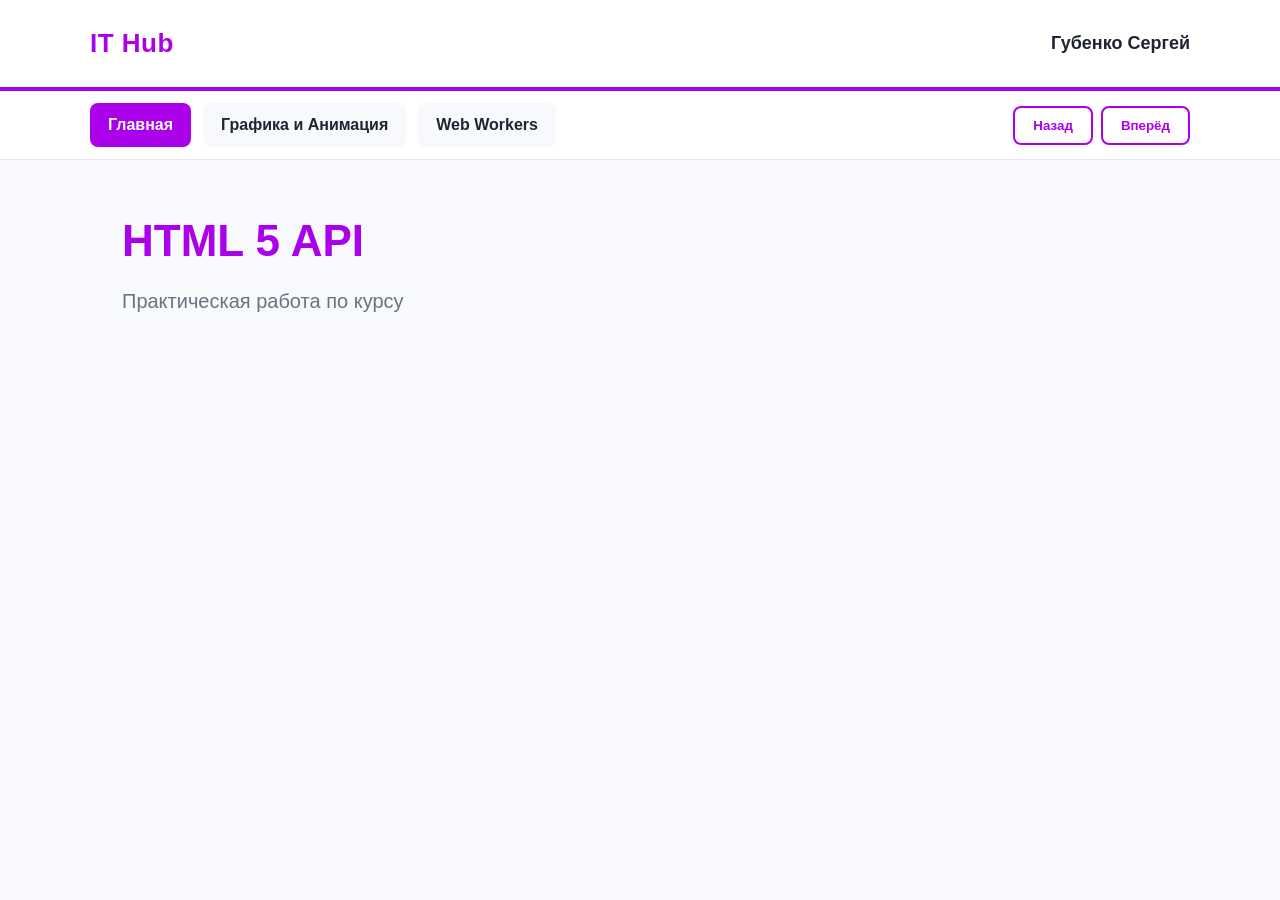
<file: index.html>
<!DOCTYPE html>
<html lang="ru">
<head>
    <meta charset="UTF-8">
    <meta name="viewport" content="width=device-width, initial-scale=1.0">
    <title>IT Hub — Главная</title>
    <link rel="stylesheet" href="css/style.css">
</head>
<body>
    <header class="site-header">
        <div class="header-content">
            <div class="logo">IT Hub</div>
            <div class="student-name">Губенко Сергей</div>
        </div>
    </header>

    <nav class="site-nav">
        <div class="nav-inner">
            <div class="nav-links">
                <a href="index.html" class="active">Главная</a>
                <a href="graphics.html">Графика и Анимация</a>
                <a href="workers.html">Web Workers</a>
            </div>
            <div class="nav-history">
                <button class="btn-history" type="button" onclick="history.back()">Назад</button>
                <button class="btn-history" type="button" onclick="history.forward()">Вперёд</button>
            </div>
        </div>
    </nav>

    <main>
        <h1 class="page-title">HTML 5 API</h1>
        <p class="page-subtitle">Практическая работа по курсу</p>
    </main>
</body>
</html>
</file>
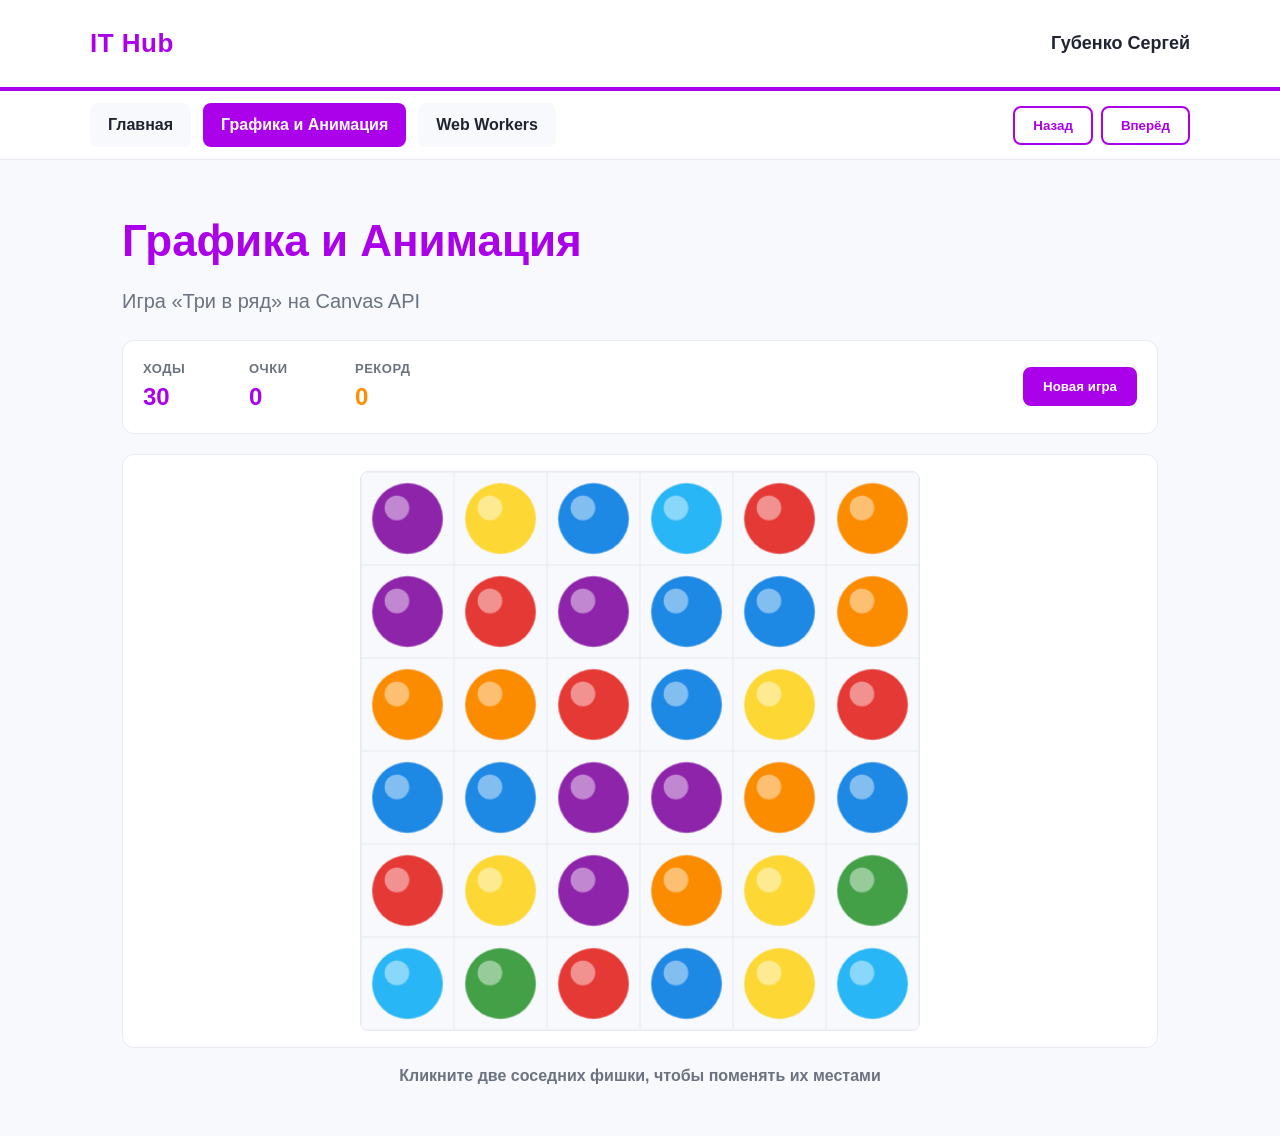
<file: graphics.html>
<!DOCTYPE html>
<html lang="ru">
<head>
    <meta charset="UTF-8">
    <meta name="viewport" content="width=device-width, initial-scale=1.0">
    <title>IT Hub — Графика и Анимация</title>
    <link rel="stylesheet" href="css/style.css">
</head>
<body>
    <header class="site-header">
        <div class="header-content">
            <div class="logo">IT Hub</div>
            <div class="student-name">Губенко Сергей</div>
        </div>
    </header>

    <nav class="site-nav">
        <div class="nav-inner">
            <div class="nav-links">
                <a href="index.html">Главная</a>
                <a href="graphics.html" class="active">Графика и Анимация</a>
                <a href="workers.html">Web Workers</a>
            </div>
            <div class="nav-history">
                <button class="btn-history" type="button" onclick="history.back()">Назад</button>
                <button class="btn-history" type="button" onclick="history.forward()">Вперёд</button>
            </div>
        </div>
    </nav>

    <main>
        <h1 class="page-title">Графика и Анимация</h1>
        <p class="page-subtitle">Игра «Три в ряд» на Canvas API</p>

        <div class="game-panel">
            <div class="game-stat">
                <span class="game-stat-label">Ходы</span>
                <span class="game-stat-value" id="moves-left">30</span>
            </div>
            <div class="game-stat">
                <span class="game-stat-label">Очки</span>
                <span class="game-stat-value" id="score">0</span>
            </div>
            <div class="game-stat high">
                <span class="game-stat-label">Рекорд</span>
                <span class="game-stat-value" id="high-score">0</span>
            </div>
            <div class="game-actions">
                <button class="btn btn-primary" id="new-game" type="button">Новая игра</button>
            </div>
        </div>

        <div class="canvas-wrap">
            <canvas id="game-board" width="540" height="540"></canvas>
        </div>

        <p class="game-hint" id="game-hint" aria-live="polite">Кликните два соседних шарика, чтобы поменять их местами.</p>
    </main>

    <script src="js/graphics.js"></script>
</body>
</html>
</file>
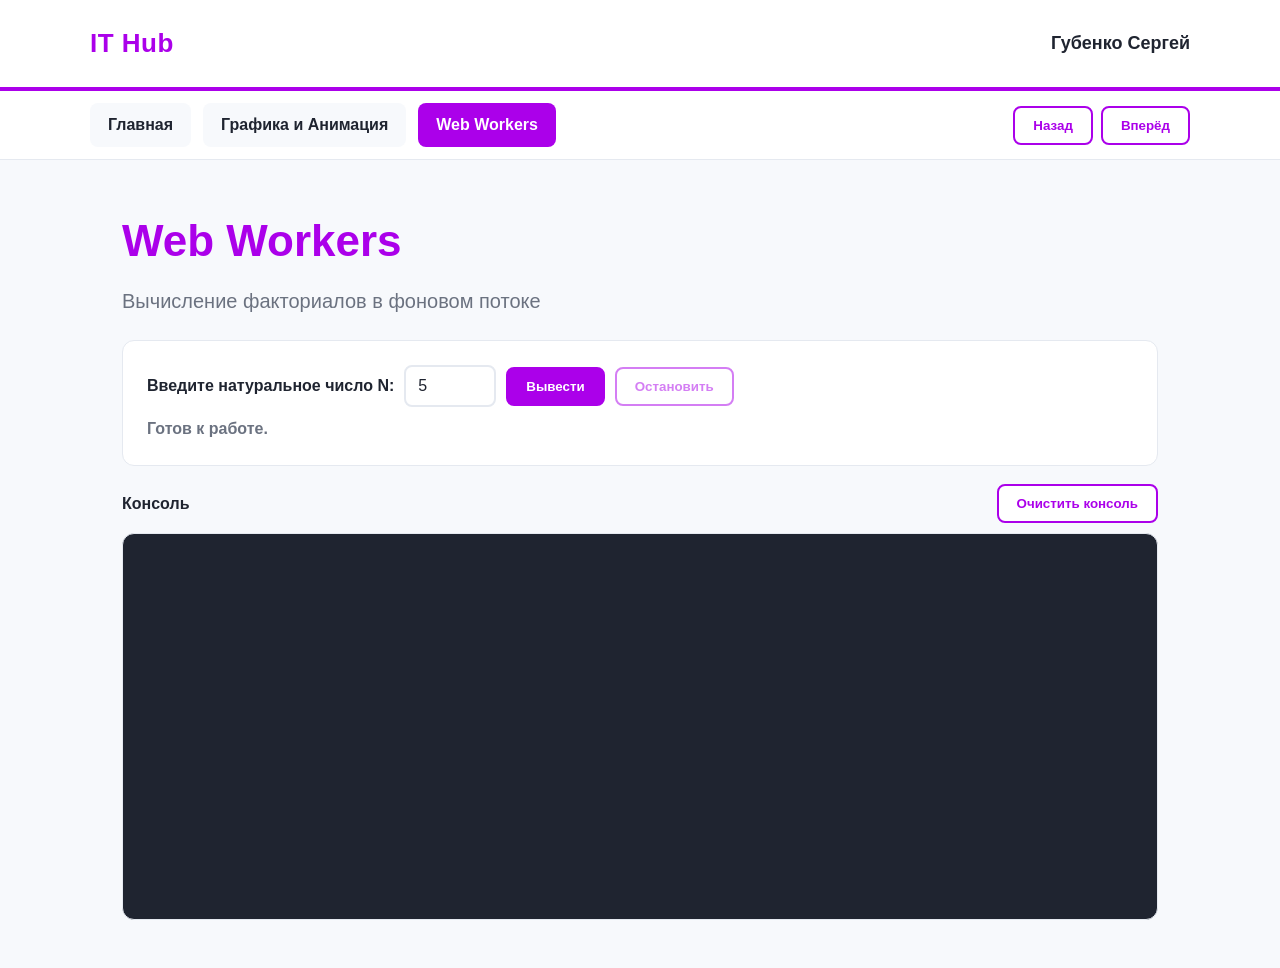
<file: workers.html>
<!DOCTYPE html>
<html lang="ru">
<head>
    <meta charset="UTF-8">
    <meta name="viewport" content="width=device-width, initial-scale=1.0">
    <title>IT Hub — Web Workers</title>
    <link rel="stylesheet" href="css/style.css">
</head>
<body>
    <header class="site-header">
        <div class="header-content">
            <div class="logo">IT Hub</div>
            <div class="student-name">Губенко Сергей</div>
        </div>
    </header>

    <nav class="site-nav">
        <div class="nav-inner">
            <div class="nav-links">
                <a href="index.html">Главная</a>
                <a href="graphics.html">Графика и Анимация</a>
                <a href="workers.html" class="active">Web Workers</a>
            </div>
            <div class="nav-history">
                <button class="btn-history" type="button" onclick="history.back()">Назад</button>
                <button class="btn-history" type="button" onclick="history.forward()">Вперёд</button>
            </div>
        </div>
    </nav>

    <main>
        <h1 class="page-title">Web Workers</h1>
        <p class="page-subtitle">Вычисление факториалов в фоновом потоке</p>

        <div class="worker-layout">
            <div class="worker-form">
                <div class="field-group">
                    <label class="field-label" for="n-input">Введите натуральное число N:</label>
                    <input type="number" id="n-input" min="1" max="1000" step="1" value="5" placeholder="например, 10">
                    <button class="btn btn-primary" id="run-btn" type="button">Вывести</button>
                    <button class="btn" id="stop-btn" type="button" disabled>Остановить</button>
                </div>
                <p class="worker-status" id="worker-status" aria-live="polite">Готов к работе.</p>
            </div>

            <div class="console-toolbar">
                <span class="console-title">Консоль</span>
                <button class="btn" id="clear-console" type="button">Очистить консоль</button>
            </div>

            <div id="console" contenteditable="false" spellcheck="false" readonly></div>
        </div>
    </main>

    <script src="js/workers.js"></script>
</body>
</html>
</file>
<file: css/style.css>
:root {
    --color-white: #FFFFFF;
    --color-bg: #F7F9FC;
    --color-accent: #AB00EA;
    --color-text: #1F2430;
    --color-muted: #6B7280;
}

* {
    margin: 0;
    padding: 0;
    box-sizing: border-box;
}

body {
    font-family: "Segoe UI", Tahoma, Geneva, Verdana, sans-serif;
    background-color: var(--color-bg);
    color: var(--color-text);
    line-height: 1.5;
}

/* ---------- Header ---------- */
.site-header {
    background-color: var(--color-white);
    border-bottom: 4px solid var(--color-accent);
    padding: 24px 32px;
}

.header-content {
    display: flex;
    justify-content: space-between;
    align-items: center;
    max-width: 1100px;
    margin: 0 auto;
}

.logo {
    font-size: 26px;
    font-weight: 700;
    color: var(--color-accent);
    letter-spacing: 0.5px;
}

.student-name {
    font-size: 18px;
    font-weight: 600;
    color: var(--color-text);
}

/* ---------- Navbar ---------- */
.site-nav {
    background-color: var(--color-white);
    padding: 0 32px;
    border-bottom: 1px solid #E5E9F0;
    position: sticky;
    top: 0;
    z-index: 10;
}

.nav-inner {
    max-width: 1100px;
    margin: 0 auto;
    display: flex;
    align-items: center;
    gap: 12px;
    flex-wrap: wrap;
    padding: 12px 0;
}

.nav-links {
    display: flex;
    gap: 12px;
    flex-wrap: wrap;
}

.nav-links a {
    text-decoration: none;
    padding: 10px 18px;
    border-radius: 8px;
    font-weight: 600;
    color: var(--color-text);
    background-color: var(--color-bg);
    transition: background-color 0.15s ease, color 0.15s ease;
}

.nav-links a:hover {
    background-color: var(--color-accent);
    color: var(--color-white);
}

.nav-links a.active {
    background-color: var(--color-accent);
    color: var(--color-white);
}

/* ---------- History buttons ---------- */
.nav-history {
    display: flex;
    gap: 8px;
    margin-left: auto;
}

.btn-history {
    padding: 10px 18px;
    border: 2px solid var(--color-accent);
    border-radius: 8px;
    background-color: var(--color-white);
    color: var(--color-accent);
    font-weight: 700;
    cursor: pointer;
    transition: background-color 0.15s ease, color 0.15s ease;
}

.btn-history:hover {
    background-color: var(--color-accent);
    color: var(--color-white);
}

/* ---------- Main content ---------- */
main {
    max-width: 1100px;
    margin: 0 auto;
    padding: 48px 32px;
}

.page-title {
    font-size: 44px;
    font-weight: 700;
    color: var(--color-accent);
    margin-bottom: 12px;
}

.page-subtitle {
    font-size: 20px;
    color: var(--color-muted);
    font-weight: 400;
}

.page-placeholder {
    margin-top: 40px;
    padding: 32px;
    background-color: var(--color-white);
    border: 1px dashed var(--color-accent);
    border-radius: 12px;
    color: var(--color-muted);
    text-align: center;
}

/* ---------- Shared form controls ---------- */
.toolbar {
    display: flex;
    flex-wrap: wrap;
    gap: 10px;
    align-items: center;
    margin-top: 24px;
}

.btn {
    padding: 10px 18px;
    border: 2px solid var(--color-accent);
    border-radius: 8px;
    background-color: var(--color-white);
    color: var(--color-accent);
    font-weight: 700;
    cursor: pointer;
    transition: background-color 0.15s ease, color 0.15s ease;
}

.btn:hover {
    background-color: var(--color-accent);
    color: var(--color-white);
}

.btn:active {
    transform: translateY(1px);
}

.btn:disabled {
    opacity: 0.5;
    cursor: not-allowed;
}

.btn-primary {
    background-color: var(--color-accent);
    color: var(--color-white);
}

.btn-primary:hover {
    background-color: #8f00c7;
}

.field-group {
    display: flex;
    flex-wrap: wrap;
    gap: 10px;
    align-items: center;
}

.field-label {
    font-weight: 600;
    color: var(--color-text);
}

input[type="number"],
select {
    padding: 10px 12px;
    border: 2px solid #E5E9F0;
    border-radius: 8px;
    font-size: 16px;
    background-color: var(--color-white);
    color: var(--color-text);
    outline: none;
}

input[type="number"]:focus,
select:focus {
    border-color: var(--color-accent);
}

input[type="color"] {
    width: 46px;
    height: 40px;
    padding: 2px;
    border: 2px solid #E5E9F0;
    border-radius: 8px;
    background-color: var(--color-white);
    cursor: pointer;
}

/* ---------- Graphics page ---------- */
.canvas-wrap {
    margin-top: 24px;
    padding: 16px;
    background-color: var(--color-white);
    border: 1px solid #E5E9F0;
    border-radius: 12px;
}

#scene {
    display: block;
    width: 100%;
    height: 460px;
    background-color: #FFFFFF;
    border: 1px solid #E5E9F0;
    border-radius: 8px;
    cursor: crosshair;
    touch-action: none;
}

.status-msg {
    margin-top: 14px;
    min-height: 22px;
    font-weight: 600;
    color: var(--color-muted);
}

.status-msg.error {
    color: #C0392B;
}

/* ---------- Web Workers page ---------- */
.worker-layout {
    margin-top: 24px;
    display: flex;
    flex-direction: column;
    height: calc(100vh - 320px);
    min-height: 340px;
}

.worker-form {
    padding: 24px;
    background-color: var(--color-white);
    border: 1px solid #E5E9F0;
    border-radius: 12px;
}

.console-toolbar {
    display: flex;
    justify-content: space-between;
    align-items: center;
    gap: 10px;
    margin-top: 18px;
    margin-bottom: 10px;
    flex-wrap: wrap;
}

.console-title {
    font-weight: 700;
    color: var(--color-text);
}

#console {
    flex: 1;
    overflow-y: auto;
    background-color: #1F2430;
    color: #E6F0FF;
    font-family: "Consolas", "Courier New", monospace;
    font-size: 14px;
    line-height: 1.6;
    padding: 16px 18px;
    border-radius: 12px;
    border: 1px solid #E5E9F0;
    white-space: pre-wrap;
    word-break: break-word;
}

#console:empty::before {
    content: "";
}

.console-line {
    margin: 0;
}

.console-done {
    color: var(--color-accent);
    font-weight: 700;
}

.console-error {
    color: #FF6B6B;
}

.console-spinner {
    color: #9FB3D1;
}

.worker-status {
    margin-top: 10px;
    min-height: 22px;
    font-weight: 600;
    color: var(--color-muted);
}

.worker-status.success {
    color: #18A558;
}

.worker-status.error {
    color: #C0392B;
}

/* ---------- Match-3 game (Graphics page) ---------- */
.game-panel {
    display: flex;
    flex-wrap: wrap;
    gap: 16px;
    align-items: center;
    margin-top: 24px;
    padding: 18px 20px;
    background-color: var(--color-white);
    border: 1px solid #E5E9F0;
    border-radius: 12px;
}

.game-stat {
    display: flex;
    flex-direction: column;
    min-width: 90px;
}

.game-stat-label {
    font-size: 13px;
    text-transform: uppercase;
    letter-spacing: 0.5px;
    color: var(--color-muted);
    font-weight: 600;
}

.game-stat-value {
    font-size: 24px;
    font-weight: 700;
    color: var(--color-accent);
}

.game-stat.high .game-stat-value {
    color: #FF8F00;
}

.game-actions {
    margin-left: auto;
    display: flex;
    gap: 10px;
    flex-wrap: wrap;
}

.canvas-wrap {
    margin-top: 20px;
    padding: 16px;
    background-color: var(--color-white);
    border: 1px solid #E5E9F0;
    border-radius: 12px;
    display: flex;
    justify-content: center;
}

#game-board {
    display: block;
    width: 100%;
    max-width: 560px;
    aspect-ratio: 1 / 1;
    background-color: #FFFFFF;
    border: 1px solid #E5E9F0;
    border-radius: 8px;
    cursor: pointer;
    touch-action: none;
}

.game-hint {
    margin-top: 16px;
    min-height: 22px;
    font-weight: 600;
    color: var(--color-muted);
    text-align: center;
}

.game-hint.error {
    color: #C0392B;
}
</file>
